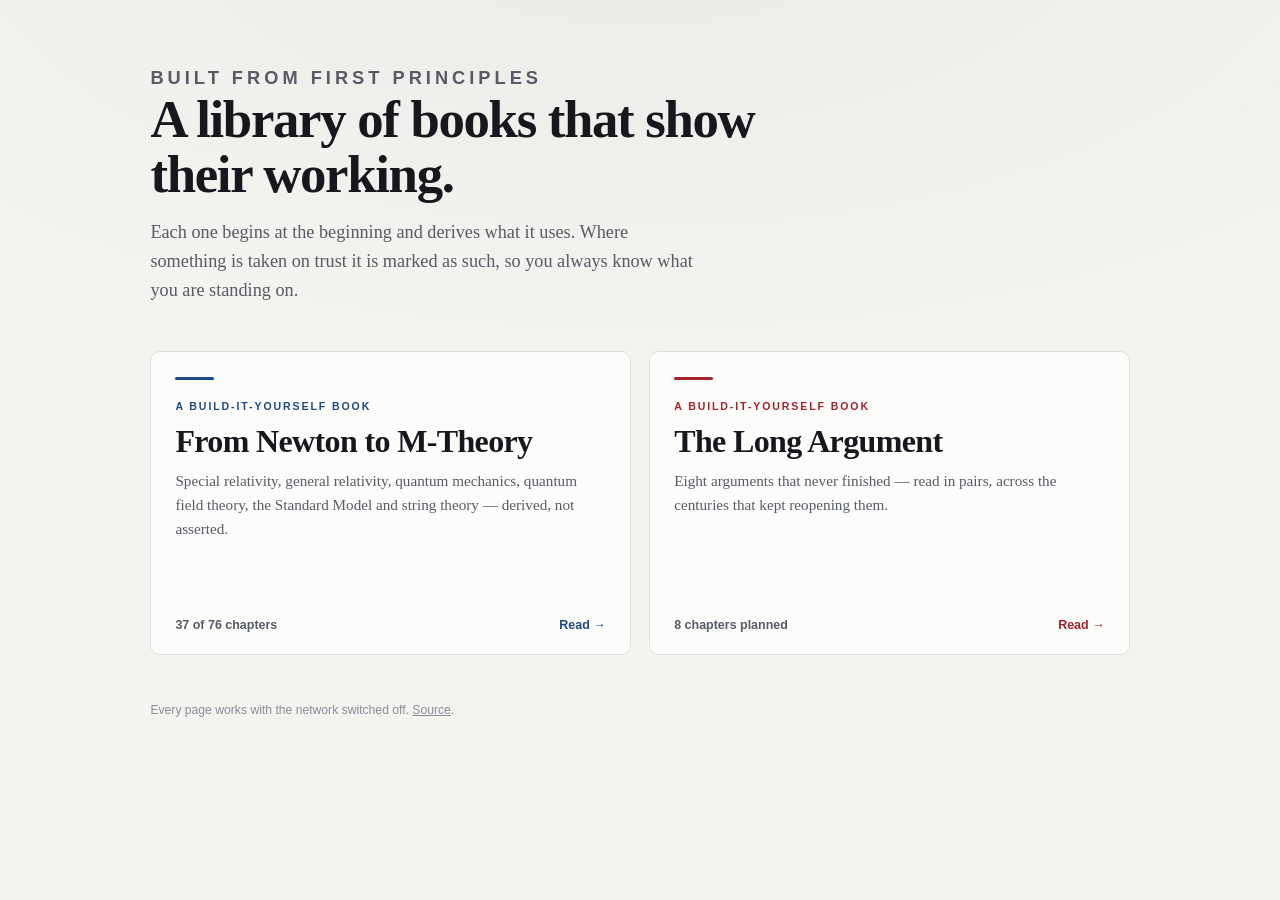
<file: docs/index.html>
<!DOCTYPE html>
<html lang="en">
<head>
<meta charset="utf-8">
<meta name="viewport" content="width=device-width,initial-scale=1">
<title>A Library</title>
<meta name="description" content="Books built from first principles: From Newton to M-Theory, The Long Argument.">
<style>
*{box-sizing:border-box}
:root{
  --serif:"Iowan Old Style","Palatino Linotype",Palatino,Charter,Georgia,Cambria,serif;
  --sans:-apple-system,BlinkMacSystemFont,"Segoe UI",Inter,Roboto,Helvetica,Arial,sans-serif;
  --ink:#16181d; --ink-soft:#565b66; --ink-faint:#878d99; --rule:#dcdfe5;
}
html,body{margin:0;height:100%}
body{
  font-family:var(--serif); color:var(--ink); background:#f4f3f0;
  -webkit-font-smoothing:antialiased; position:relative; overflow-x:hidden;
  -webkit-text-size-adjust:100%; text-size-adjust:100%;
}

/* ---------- the field ----------
   One layer per book, all stacked, all transparent until that book is asked
   for. Hovering a tile does not swap an image; it fades one layer up and the
   others down, so the whole page takes on the book's weather.

   Every layer is translucent and mixed from the book's own accent, so the
   wash tints whatever the page is already standing on. That is what makes it
   survive dark mode: an opaque near-white gradient here would flash the whole
   page white the moment a pointer crossed a tile. Nothing is opaque, so
   nothing can. --w1..--wg are the alphas, lifted in dark mode because a tint
   has to work harder against a dark ground to be seen at all. */
:root{--w1:.30;--w2:.20;--w3:.075;--wg:.07;--wt:.11}
.field{position:fixed;inset:0;z-index:0;opacity:0;transition:opacity .55s ease;pointer-events:none;
  --fg:var(--a-rgb); --fg2:var(--a2-rgb)}
.field.base{opacity:1;background-image:radial-gradient(120% 80% at 50% -10%,rgba(90,96,110,.05) 0%,transparent 60%)}
body[data-focus] .field.base{opacity:0}

/* the three weathers a book can ask for, drawn from its own accent */
.field[data-style="lightcone"]{
  background-image:
    radial-gradient(125% 95% at 50% 108%, rgba(var(--fg),var(--w1)) 0%, rgba(var(--fg),calc(var(--w1)*.28)) 40%, transparent 68%),
    radial-gradient(120% 90% at 50% -8%, rgba(var(--fg2),var(--w2)) 0%, transparent 62%),
    linear-gradient(90deg, rgba(var(--fg),var(--w3)) 1px, transparent 1px),
    linear-gradient(rgba(var(--fg),var(--w3)) 1px, transparent 1px),
    linear-gradient(180deg, rgba(var(--fg),var(--wg)), rgba(var(--fg2),calc(var(--wg)*1.6)));
  background-size:auto,auto,46px 46px,46px 46px,auto}
.field[data-style="marginalia"]{
  background-image:
    linear-gradient(90deg,transparent 0 7.3%,rgba(var(--fg),var(--wt)) 7.3% 7.75%,transparent 7.75%),
    repeating-linear-gradient(180deg,transparent 0 33px,rgba(var(--fg2),var(--w3)) 33px 34px),
    radial-gradient(95% 75% at 82% -4%, rgba(var(--fg),var(--w1)) 0%, transparent 62%),
    radial-gradient(85% 65% at 8% 104%, rgba(var(--fg2),var(--w2)) 0%, transparent 60%),
    linear-gradient(180deg, rgba(var(--fg),var(--wg)), rgba(var(--fg2),calc(var(--wg)*1.6)))}
.field[data-style="plain"]{
  background-image:
    radial-gradient(95% 75% at 70% -4%, rgba(var(--fg),var(--w1)) 0%, transparent 62%),
    linear-gradient(180deg, rgba(var(--fg),var(--wg)), rgba(var(--fg2),calc(var(--wg)*1.6)))}
.field[data-book="newton-to-mtheory"]{--a-rgb:27,75,128;--a2-rgb:127,176,232}
body[data-focus="newton-to-mtheory"] .field[data-book="newton-to-mtheory"]{opacity:1}
body[data-focus="newton-to-mtheory"] .book[data-slug="newton-to-mtheory"]{opacity:1;filter:none;border-color:var(--bk-accent);box-shadow:0 14px 44px -14px rgba(var(--a-rgb),.55)}
.field[data-book="the-long-argument"]{--a-rgb:163,35,43;--a2-rgb:201,73,74}
body[data-focus="the-long-argument"] .field[data-book="the-long-argument"]{opacity:1}
body[data-focus="the-long-argument"] .book[data-slug="the-long-argument"]{opacity:1;filter:none;border-color:var(--bk-accent);box-shadow:0 14px 44px -14px rgba(var(--a-rgb),.55)}


.wrap{position:relative;z-index:1;max-width:64rem;margin:0 auto;padding:clamp(2.5rem,7vh,5rem) 1.4rem 4rem}

header.lede{max-width:38rem;margin:0 0 clamp(2rem,5vh,3.4rem)}
.eyebrow{font-family:var(--sans);font-size:.7rem;font-weight:700;letter-spacing:.22em;
  text-transform:uppercase;color:var(--ink-faint);margin:0 0 .9rem}
h1{font-size:clamp(2.1rem,5.2vw,3.3rem);line-height:1.04;letter-spacing:-.025em;
  font-weight:600;margin:0 0 1rem}
.lede p{font-size:clamp(1rem,2vw,1.14rem);line-height:1.6;color:var(--ink-soft);margin:0;max-width:34rem}

/* ---------- the shelf ---------- */
.shelf{display:grid;grid-template-columns:repeat(2,1fr);gap:1.15rem}
@media (max-width:760px){.shelf{grid-template-columns:1fr}}

.book{
  position:relative;display:flex;flex-direction:column;justify-content:space-between;
  min-height:19rem;padding:1.6rem 1.5rem 1.35rem;
  text-decoration:none;color:inherit;
  background:rgba(255,255,255,.72);
  border:1px solid var(--rule);border-radius:10px;
  -webkit-backdrop-filter:saturate(140%) blur(6px);
  backdrop-filter:saturate(140%) blur(6px);
  transition:transform .3s ease,box-shadow .3s ease,opacity .4s ease,
             border-color .3s ease,background .4s ease;
}
.book:hover,.book:focus-visible{
  transform:translateY(-3px);
  border-color:var(--bk-accent);
  box-shadow:0 14px 40px rgba(20,22,28,.14);
  outline:none;
}
/* the other books recede rather than disappear — still readable, plainly not the subject */
body[data-focus] .book{opacity:.34;filter:saturate(.5)}
body[data-focus] .book[data-live="1"]:hover,
body[data-focus] .book[data-live="1"]:focus-visible{opacity:1;filter:none}

.book .rule{width:2.4rem;height:3px;border-radius:2px;background:var(--bk-accent);margin:0 0 1.1rem}
.book .kicker{font-family:var(--sans);font-size:.66rem;font-weight:700;letter-spacing:.18em;
  text-transform:uppercase;color:var(--bk-accent);margin:0 0 .6rem}
.book h2{font-size:clamp(1.5rem,3.1vw,2rem);line-height:1.08;letter-spacing:-.02em;
  font-weight:600;margin:0 0 .7rem}
.book p{font-size:.95rem;line-height:1.55;color:var(--ink-soft);margin:0}
.book .foot{display:flex;align-items:baseline;justify-content:space-between;gap:1rem;
  margin-top:1.5rem;font-family:var(--sans);font-size:.78rem;color:var(--ink-faint)}
.book .count{font-weight:650;color:var(--ink-soft)}
.book .go{color:var(--bk-accent);font-weight:650}
.book[data-live="0"]{cursor:default}
.book[data-live="0"] .go{color:var(--ink-faint)}

footer{margin-top:3rem;font-family:var(--sans);font-size:.76rem;color:var(--ink-faint)}
footer a{color:inherit}

@media (prefers-reduced-motion:reduce){
  .field,.book{transition:none}
  .book:hover,.book:focus-visible{transform:none}
}
/* A phone cannot hover, so the wash never fires there and the tiles have to
   carry their own colour. Apple's 44pt minimum and the home indicator are the
   other two things a desktop layout forgets. */
@media (pointer:coarse){
  .book{min-height:16rem}
  .book:active{transform:scale(.995)}
  footer a{display:inline-flex;align-items:center;min-height:44px}
  .wrap{padding-left:max(1.4rem,env(safe-area-inset-left));
        padding-right:max(1.4rem,env(safe-area-inset-right));
        padding-bottom:calc(4rem + env(safe-area-inset-bottom))}
}
@media (max-width:520px){
  .shelf{gap:.9rem}
  .book{min-height:14rem;padding:1.3rem 1.2rem 1.15rem}
}
@media (prefers-color-scheme:dark){
  :root{--ink:#e6e6e2;--ink-soft:#a9adb6;--ink-faint:#787d87;--rule:#31353d;
        --w1:.40;--w2:.30;--w3:.11;--wg:.13;--wt:.17}
  body{background:#101216}
  .book{background:rgba(24,27,32,.66)}
  /* the accents were chosen against paper; on a dark ground the book's lighter
     variant is the one that reads, so the two swap roles. */
  .field{--fg:var(--a2-rgb); --fg2:var(--a-rgb)}
  .field.base{background-image:radial-gradient(120% 80% at 50% -10%,rgba(150,160,180,.06) 0%,transparent 60%)}
}
</style>
</head>
<body>
<div class="field base"></div>
<div class="field" data-book="newton-to-mtheory" data-style="lightcone"></div><div class="field" data-book="the-long-argument" data-style="marginalia"></div>
<div class="wrap">
<header class="lede">
  <p class="eyebrow">Built from first principles</p>
  <h1>A library of books that show their working.</h1>
  <p>Each one begins at the beginning and derives what it uses. Where something is taken on
  trust it is marked as such, so you always know what you are standing on.</p>
</header>
<main class="shelf">
<a class="book" data-slug="newton-to-mtheory" data-live="1" href="newton-to-mtheory/index.html" style="--bk-accent:#1b4b80"><div><div class="rule"></div><p class="kicker">A build-it-yourself book</p><h2>From Newton to M-Theory</h2><p>Special relativity, general relativity, quantum mechanics, quantum field theory, the Standard Model and string theory — derived, not asserted.</p></div><div class="foot"><span class="count">37 of 76 chapters</span><span class="go">Read &rarr;</span></div></a><a class="book" data-slug="the-long-argument" data-live="1" href="the-long-argument/index.html" style="--bk-accent:#a3232b"><div><div class="rule"></div><p class="kicker">A build-it-yourself book</p><h2>The Long Argument</h2><p>Eight arguments that never finished — read in pairs, across the centuries that kept reopening them.</p></div><div class="foot"><span class="count">8 chapters planned</span><span class="go">Read &rarr;</span></div></a>
</main>
<footer>Every page works with the network switched off. <a href="https://github.com/Elkhanany">Source</a>.</footer>
</div>
<script>
(function () {
  var body = document.body;
  function focusBook(slug) {
    if (slug) body.setAttribute('data-focus', slug);
    else body.removeAttribute('data-focus');
  }
  document.querySelectorAll('.book').forEach(function (el) {
    var slug = el.getAttribute('data-slug');
    el.addEventListener('mouseenter', function () { focusBook(slug); });
    el.addEventListener('focus', function () { focusBook(slug); });
    el.addEventListener('mouseleave', function () { focusBook(null); });
    el.addEventListener('blur', function () { focusBook(null); });
  });
  document.querySelector('.shelf').addEventListener('mouseleave', function () { focusBook(null); });
})();
</script>
</body>
</html>
</file>
